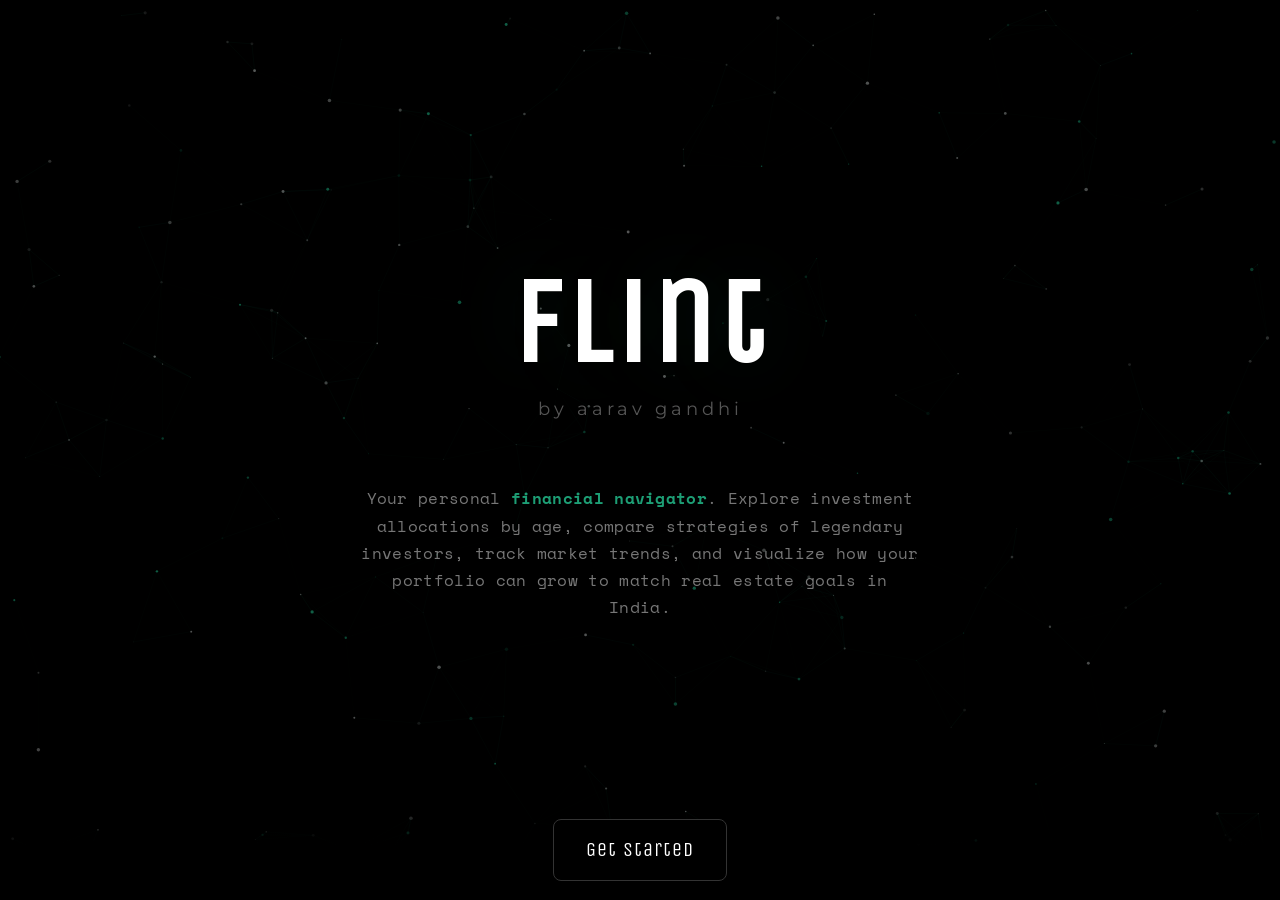
<file: index.html>
<!DOCTYPE html>
<html lang="en">

<head>
  <link rel="icon" href="data:image/svg+xml,<svg xmlns='http://www.w3.org/2000/svg' viewBox='0 0 100 100'><text y='.9em' font-size='90'>🍃</text></svg>">
  <meta charset="UTF-8">
  <meta name="viewport" content="width=device-width, initial-scale=1.0">
  <title>Flint</title>
  <link rel="stylesheet" href="https://fonts.googleapis.com/css2?family=Space+Mono:wght@400;700&display=swap">
  <link rel="stylesheet" href="https://cdnjs.cloudflare.com/ajax/libs/font-awesome/6.4.0/css/all.min.css">
  <link rel="stylesheet" href="style.css">
  <style>
    html,
    body {
      margin: 0;
      padding: 0;
      width: 100%;
      min-height: 100%;
      background: #000;
      overflow-x: hidden;
    }

    .hero-green {
      color: #1D9E75;
    }

    .hero-desc-section {
      position: relative;
      z-index: 10;
      text-align: center;
      margin-top: 28px;
      max-width: 600px;
      padding: 0 20px;
    }

    .hero-desc-text {
      font-family: 'Space Mono', monospace;
      font-size: 16px;
      font-weight: 400;
      color: #777;
      line-height: 1.7;
      letter-spacing: 0.02em;
    }

    .hero-desc-text span {
      color: #1D9E75;
      font-weight: 700;
    }

    .hero-page {
      width: 100vw;
      height: 100vh;
      position: relative;
      overflow: hidden;
      display: flex;
      flex-direction: column;
      align-items: center;
      justify-content: center;
    }

    #particles-canvas {
      position: absolute;
      top: 0;
      left: 0;
      width: 100%;
      height: 100%;
      z-index: 0;
    }

    .hero-center {
      position: relative;
      z-index: 10;
      text-align: center;
    }

    .hero-title {
      font-family: 'Unica One', cursive;
      font-size: 120px;
      font-weight: 700;
      color: #fff;
      letter-spacing: 4px;
      margin: 0;
      line-height: 1;
      text-shadow: 0 0 80px rgba(29, 158, 117, 0.15);
    }

    .hero-sub {
      font-family: 'Montserrat', sans-serif;
      font-size: 18px;
      font-weight: 400;
      color: #555;
      letter-spacing: 4px;
      margin-top: 12px;
      text-transform: lowercase;
    }

    .hero-bottom-bar {
      position: absolute;
      bottom: 0;
      left: 0;
      right: 0;
      height: 90px;
      background: linear-gradient(to top, #000 60%, transparent);
      display: flex;
      align-items: center;
      justify-content: center;
      gap: 14px;
      z-index: 50;
      padding-bottom: 10px;
      flex-wrap: wrap;
    }

    @media (max-width: 768px) {
      .hero-title {
        font-size: 44px;
        letter-spacing: 8px;
      }

      .hero-sub {
        font-size: 11px;
        letter-spacing: 2px;
      }

      .hero-bottom-bar {
        height: auto;
        gap: 8px;
        padding: 16px 12px;
        flex-wrap: wrap;
        justify-content: center;
      }

      .hero-bottom-bar .hero-btn {
        padding: 10px 16px;
        font-size: 11px;
      }
    }

    @media (max-width: 480px) {
      .hero-title {
        font-size: 34px;
        letter-spacing: 6px;
      }

      .hero-sub {
        font-size: 10px;
      }

      .hero-bottom-bar {
        flex-direction: column;
        align-items: center;
        padding: 12px;
        gap: 8px;
      }

      .hero-bottom-bar .hero-btn {
        width: 200px;
        text-align: center;
      }
    }
  </style>
</head>

<body>
  <div class="hero-page">
    <canvas id="particles-canvas"></canvas>

    <div class="hero-center">
      <h1 class="hero-title">Flint</h1>
      <p class="hero-sub">by Aarav Gandhi</p>
    </div>

    <div class="hero-desc-section">
      <p class="hero-desc-text">
        Your personal <span>financial navigator</span>. Explore investment allocations by age,
        compare strategies of legendary investors, track market trends, and visualize
        how your portfolio can grow to match real estate goals in India.
      </p>
    </div>

    <div class="hero-bottom-bar">
      <a href="investment_allocation_charts.html" class="hero-btn" style="font-family: 'Unica One', cursive; font-size: 20px; letter-spacing: 1px;">
        Get Started
      </a>
    </div>
  </div>

  <script>
    const canvas = document.getElementById('particles-canvas');
    const ctx = canvas.getContext('2d');

    let w, h, particles, mouse;

    function resize() {
      w = canvas.width = window.innerWidth;
      h = canvas.height = window.innerHeight;
    }

    mouse = { x: w / 2, y: h / 2 };

    window.addEventListener('resize', resize);
    window.addEventListener('mousemove', e => {
      mouse.x = e.clientX;
      mouse.y = e.clientY;
    });

    class Particle {
      constructor() {
        this.reset();
      }

      reset() {
        this.x = Math.random() * w;
        this.y = Math.random() * h;
        this.size = Math.random() * 1.5 + 0.3;
        this.speedX = (Math.random() - 0.5) * 0.3;
        this.speedY = (Math.random() - 0.5) * 0.3;
        this.opacity = Math.random() * 0.5 + 0.1;
        // Green-tinted or white
        const isGreen = Math.random() > 0.7;
        this.color = isGreen
          ? `rgba(29, 158, 117, ${this.opacity})`
          : `rgba(255, 255, 255, ${this.opacity * 0.6})`;
      }

      update() {
        this.x += this.speedX;
        this.y += this.speedY;

        // Subtle mouse repulsion
        const dx = this.x - mouse.x;
        const dy = this.y - mouse.y;
        const dist = Math.sqrt(dx * dx + dy * dy);
        if (dist < 120) {
          const force = (120 - dist) / 120;
          this.x += (dx / dist) * force * 0.8;
          this.y += (dy / dist) * force * 0.8;
        }

        // Wrap around edges
        if (this.x < -10) this.x = w + 10;
        if (this.x > w + 10) this.x = -10;
        if (this.y < -10) this.y = h + 10;
        if (this.y > h + 10) this.y = -10;
      }

      draw() {
        ctx.beginPath();
        ctx.arc(this.x, this.y, this.size, 0, Math.PI * 2);
        ctx.fillStyle = this.color;
        ctx.fill();
      }
    }

    function initParticles() {
      const count = Math.min(Math.floor((w * h) / 5000), 300);
      particles = [];
      for (let i = 0; i < count; i++) {
        particles.push(new Particle());
      }
    }

    function drawLines() {
      for (let i = 0; i < particles.length; i++) {
        for (let j = i + 1; j < particles.length; j++) {
          const dx = particles[i].x - particles[j].x;
          const dy = particles[i].y - particles[j].y;
          const dist = Math.sqrt(dx * dx + dy * dy);
          if (dist < 100) {
            const opacity = (1 - dist / 100) * 0.12;
            ctx.beginPath();
            ctx.moveTo(particles[i].x, particles[i].y);
            ctx.lineTo(particles[j].x, particles[j].y);
            ctx.strokeStyle = `rgba(29, 158, 117, ${opacity})`;
            ctx.lineWidth = 0.5;
            ctx.stroke();
          }
        }
      }
    }

    function animate() {
      ctx.clearRect(0, 0, w, h);

      for (const p of particles) {
        p.update();
        p.draw();
      }
      drawLines();

      requestAnimationFrame(animate);
    }

    resize();
    initParticles();
    animate();

    // Re-init particles on resize
    window.addEventListener('resize', () => {
      resize();
      initParticles();
    });
  </script>
</body>

</html>
</file>
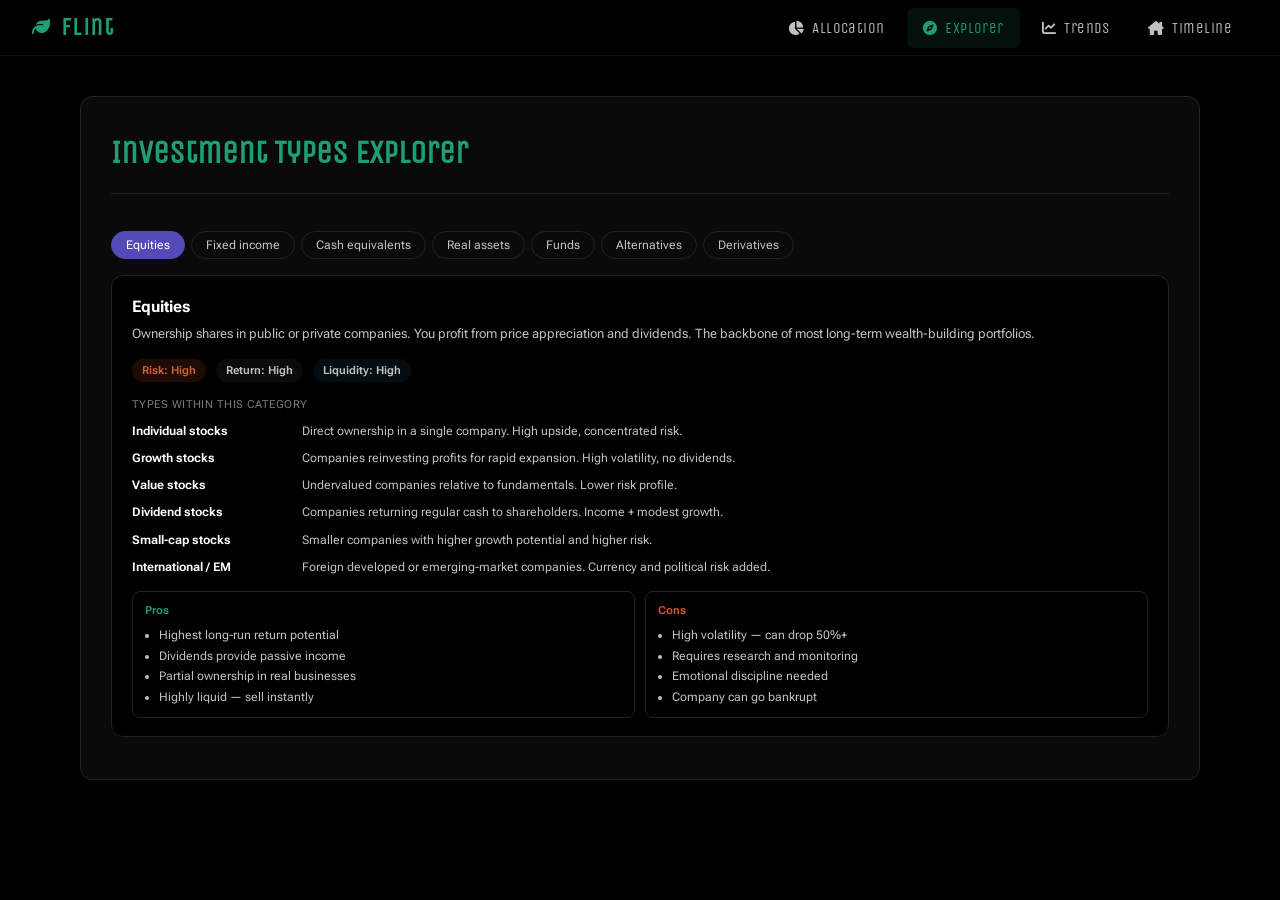
<file: investment_types_explorer.html>
<!DOCTYPE html>
<html lang="en">
<head>
  <link rel="icon" href="data:image/svg+xml,<svg xmlns='http://www.w3.org/2000/svg' viewBox='0 0 100 100'><text y='.9em' font-size='90'>🍃</text></svg>">
  <meta charset="UTF-8">
  <meta name="viewport" content="width=device-width, initial-scale=1.0">
  <title>Flint - Explorer</title>
  <link rel="stylesheet" href="https://cdnjs.cloudflare.com/ajax/libs/font-awesome/6.4.0/css/all.min.css">
  <link rel="stylesheet" href="style.css">
</head>
<body>
  <nav class="topnav">
    <a href="index.html" class="topnav-logo"><i class="fa-solid fa-leaf"></i> <span style="color:#1D9E75">Flint</span></a>
    <div class="topnav-links">
      <a href="investment_allocation_charts.html"><i class="fa-solid fa-chart-pie"></i> Allocation</a>
      <a href="investment_types_explorer.html" class="active"><i class="fa-solid fa-compass"></i> Explorer</a>
      <a href="market_trends.html"><i class="fa-solid fa-chart-line"></i> Trends</a>
      <a href="india_investment_house_timeline.html"><i class="fa-solid fa-house-chimney"></i> Timeline</a>
    </div>
    <button class="hamburger" onclick="document.getElementById('mobile-nav').classList.add('open')"><i class="fa-solid fa-bars"></i></button>
  </nav>
  <div class="mobile-nav-overlay" id="mobile-nav">
    <button class="mobile-nav-close" onclick="document.getElementById('mobile-nav').classList.remove('open')"><i class="fa-solid fa-xmark"></i></button>
    <a href="investment_allocation_charts.html"><i class="fa-solid fa-chart-pie"></i> Allocation</a>
    <a href="investment_types_explorer.html" class="active"><i class="fa-solid fa-compass"></i> Explorer</a>
    <a href="market_trends.html"><i class="fa-solid fa-chart-line"></i> Trends</a>
    <a href="india_investment_house_timeline.html"><i class="fa-solid fa-house-chimney"></i> Timeline</a>
  </div>
  <div class="app-container">
    <main class="main-content">
      <div class="container">
        <div class="dashboard-section">
      <h2 class="section-head">Investment Types Explorer</h2>
<style>
  .inv-root{padding:12px 0;font-family:var(--font-sans)}
  .inv-tabs{display:flex;flex-wrap:wrap;gap:6px;margin-bottom:16px}
  .inv-tab{padding:6px 14px;border-radius:20px;border:1px solid var(--color-border-secondary);background:var(--color-background-secondary);color:var(--color-text-secondary);font-size:12px;font-family:var(--font-sans);cursor:pointer;transition:all .15s}
  .inv-tab.active{border-color:transparent;color:#fff}
  .inv-card{border:1px solid var(--color-border-tertiary);border-radius:12px;padding:18px 20px;background:var(--color-background-secondary)}
  .inv-card-title{font-size:16px;font-weight:700;color:var(--color-text-primary);margin-bottom:4px}
  .inv-card-desc{font-size:13px;color:var(--color-text-secondary);line-height:1.6;margin-bottom:14px}
  .inv-metrics{display:flex;gap:10px;flex-wrap:wrap;margin-bottom:14px}
  .inv-pill{font-size:11px;padding:3px 10px;border-radius:12px;font-weight:700;font-family:var(--font-sans)}
  .subtypes-label{font-size:11px;color:var(--color-text-tertiary);text-transform:uppercase;letter-spacing:.04em;margin-bottom:8px}
  .subtype-list{display:flex;flex-direction:column;gap:8px}
  .subtype-row{display:flex;align-items:baseline;gap:10px}
  .subtype-name{font-size:12px;font-weight:700;color:var(--color-text-primary);min-width:160px}
  .subtype-note{font-size:12px;color:var(--color-text-secondary);line-height:1.5}
  .pros-cons{display:grid;grid-template-columns:1fr 1fr;gap:10px;margin-top:14px}
  .pros,.cons{background:var(--color-background-primary);border-radius:8px;padding:10px 12px}
  .pros-title{font-size:11px;font-weight:700;color:#1D9E75;margin-bottom:6px}
  .cons-title{font-size:11px;font-weight:700;color:#D85A30;margin-bottom:6px}
  .pros ul,.cons ul{margin:0;padding-left:14px;font-size:12px;color:var(--color-text-secondary);line-height:1.7}
  @media(max-width:768px){.pros-cons{grid-template-columns:1fr}.subtype-row{flex-direction:column;gap:2px}.subtype-name{min-width:auto}}
</style>
<div class="inv-root">
  <div class="inv-tabs" id="tabs"></div>
  <div class="inv-card" id="card"></div>
</div>
<script>
const categories=[
  {name:"Equities",color:"#534AB7",bg:"#EEEDFE",desc:"Ownership shares in public or private companies. You profit from price appreciation and dividends. The backbone of most long-term wealth-building portfolios.",risk:"High",return:"High",liquidity:"High",subtypes:[{name:"Individual stocks",note:"Direct ownership in a single company. High upside, concentrated risk."},{name:"Growth stocks",note:"Companies reinvesting profits for rapid expansion. High volatility, no dividends."},{name:"Value stocks",note:"Undervalued companies relative to fundamentals. Lower risk profile."},{name:"Dividend stocks",note:"Companies returning regular cash to shareholders. Income + modest growth."},{name:"Small-cap stocks",note:"Smaller companies with higher growth potential and higher risk."},{name:"International / EM",note:"Foreign developed or emerging-market companies. Currency and political risk added."}],pros:["Highest long-run return potential","Dividends provide passive income","Partial ownership in real businesses","Highly liquid — sell instantly"],cons:["High volatility — can drop 50%+","Requires research and monitoring","Emotional discipline needed","Company can go bankrupt"]},
  {name:"Fixed income",color:"#0F6E56",bg:"#E1F5EE",desc:"Debt instruments where you lend money and receive interest payments. Lower risk than equities, widely used for income and capital preservation.",risk:"Low–Med",return:"Low–Med",liquidity:"Med",subtypes:[{name:"Government bonds",note:"Issued by national governments (e.g. US Treasuries). Near risk-free."},{name:"Municipal bonds",note:"Issued by local governments. Often tax-advantaged."},{name:"Corporate bonds (IG)",note:"Investment-grade company debt. Moderate yield, low default risk."},{name:"High-yield bonds",note:"\"Junk\" bonds from lower-rated companies. Higher return, higher default risk."},{name:"Bond ETFs / funds",note:"Pooled bond exposure. Easy diversification, some interest rate sensitivity."},{name:"Inflation-linked (TIPS)",note:"Principal adjusts with inflation. Protects purchasing power."}],pros:["Predictable income stream","Lower volatility than equities","Capital preservation","Portfolio diversifier"],cons:["Returns eroded by inflation","Interest rate risk — bond prices fall when rates rise","Corporate bonds can default","Lower upside than stocks"]},
  {name:"Cash equivalents",color:"#185FA5",bg:"#E6F1FB",desc:"Very short-term, highly liquid instruments. Capital preservation is the primary goal. Returns are modest but nearly risk-free.",risk:"Very low",return:"Very low",liquidity:"Very high",subtypes:[{name:"Savings accounts",note:"Bank-held deposits. FDIC insured up to $250k."},{name:"Money market funds",note:"Invests in short-term debt. Stable $1 NAV, higher yield than savings."},{name:"Certificates of deposit",note:"Fixed-term deposits. Higher rate for locking up money."},{name:"Treasury bills",note:"Short-term government debt (< 1 yr). Extremely safe, liquid."}],pros:["No market risk","Instant or near-instant liquidity","Government insured (bank accounts)","Mental clarity — you know exactly what you have"],cons:["Returns often below inflation","Opportunity cost vs investing","Not a wealth-building tool","CDs penalize early withdrawal"]},
  {name:"Real assets",color:"#854F0B",bg:"#FAEEDA",desc:"Tangible physical assets — land, buildings, raw materials. Provide inflation protection and portfolio diversification.",risk:"Med–High",return:"Med–High",liquidity:"Low",subtypes:[{name:"Direct real estate",note:"Owning physical property. Rental income + appreciation, but illiquid."},{name:"REITs",note:"Real Estate Investment Trusts — trade like stocks, own portfolios of property."},{name:"Gold",note:"Store of value, inflation hedge. No yield."},{name:"Commodities (broad)",note:"Oil, agricultural goods, metals. Cyclical, volatile."},{name:"Infrastructure",note:"Toll roads, pipelines, utilities. Stable cash flows, long assets."},{name:"Farmland / timberland",note:"Income-producing land. Very illiquid but inflation-resistant."}],pros:["Tangible, inflation-resistant","Rental income from real estate","Low correlation with stocks/bonds","Scarcity value for land"],cons:["Highly illiquid (except REITs)","High transaction costs","Active management often required","Commodity prices very volatile"]},
  {name:"Funds",color:"#3B6D11",bg:"#EAF3DE",desc:"Pooled investment vehicles that spread money across many assets. The most accessible way for individuals to get diversified, professional-quality exposure.",risk:"Varies",return:"Varies",liquidity:"High",subtypes:[{name:"Index funds",note:"Track a market index (e.g. S&P 500). Low cost, beats most active managers."},{name:"ETFs",note:"Trade on exchanges like stocks. Ultra-low fees, flexible."},{name:"Active mutual funds",note:"Managed by professionals. Higher fees, rarely beat the index long-term."},{name:"Target-date funds",note:"Automatically shift from stocks to bonds as you near retirement."},{name:"Sector / thematic ETFs",note:"Focus on one industry (tech, clean energy). Higher concentration risk."},{name:"International funds",note:"Exposure to foreign markets. Currency risk, good diversifier."}],pros:["Instant diversification","Low-cost index options","Professionally managed","Very liquid (ETFs)"],cons:["Active funds often underperform","Fees compound over decades","No control over holdings","Some funds have minimum investments"]},
  {name:"Alternatives",color:"#993C1D",bg:"#FAECE7",desc:"Non-traditional assets outside stocks, bonds, and cash. Often restricted to institutional or high-net-worth investors. Can provide uncorrelated returns.",risk:"Very high",return:"High (potential)",liquidity:"Very low",subtypes:[{name:"Private equity",note:"Invest in private companies or buyouts. Long lock-up, high minimum."},{name:"Venture capital",note:"Early-stage startups. Most fail; home runs are rare and large."},{name:"Hedge funds",note:"Use leverage, short-selling, derivatives. Accredited investors only."},{name:"Cryptocurrency",note:"Decentralized digital assets. Extreme volatility, 24/7 market."},{name:"Collectibles",note:"Art, wine, watches, cards. Illiquid, taste-dependent, no yield."},{name:"Peer-to-peer lending",note:"Lend directly to individuals. Higher yield, real default risk."}],pros:["Potential for outsized returns","Low correlation with public markets","Access to illiquidity premium","Diversification at portfolio level"],cons:["Highly illiquid","Opaque pricing and valuation","High fees and minimums","Less regulated and less understood"]},
  {name:"Derivatives",color:"#A32D2D",bg:"#FCEBEB",desc:"Contracts whose value is derived from an underlying asset. Primarily used for hedging risk or speculation. Complex and powerful — losses can exceed initial investment.",risk:"Very high",return:"Very high (potential)",liquidity:"Varies",subtypes:[{name:"Call options",note:"Right to buy an asset at a set price. Limited downside, leveraged upside."},{name:"Put options",note:"Right to sell. Used for hedging or bearish speculation."},{name:"Futures contracts",note:"Obligation to buy/sell at a future date. Common in commodities."},{name:"Forex (currencies)",note:"Trade currency pairs. Huge global market, highly leveraged."},{name:"Structured products",note:"Bank-created instruments linking bonds + derivatives. Complex, often opaque."}],pros:["Leverage amplifies gains","Hedge existing portfolio risk","Options define max loss in advance","Access to otherwise hard-to-trade assets"],cons:["Can lose entire investment fast","Complex and hard to price","Not suitable for beginners","Options expire worthless often"]},
];
const riskColor={"Very low":"#1D9E75","Low–Med":"#3B8BD4","Med":"#BA7517","Med–High":"#D85A30","High":"#D85A30","Very high":"#E24B4A","Varies":"#888780"};
function render(i){const c=categories[i];document.querySelectorAll('.inv-tab').forEach((t,j)=>t.classList.toggle('active',j===i));document.getElementById('card').innerHTML=`<div class="inv-card-title">${c.name}</div><div class="inv-card-desc">${c.desc}</div><div class="inv-metrics"><span class="inv-pill" style="background:${riskColor[c.risk]}22;color:${riskColor[c.risk]}">Risk: ${c.risk}</span><span class="inv-pill" style="background:#53534422;color:var(--color-text-secondary)">Return: ${c.return}</span><span class="inv-pill" style="background:#18608522;color:var(--color-text-secondary)">Liquidity: ${c.liquidity}</span></div><div class="subtypes-label">Types within this category</div><div class="subtype-list">${c.subtypes.map(s=>`<div class="subtype-row"><span class="subtype-name">${s.name}</span><span class="subtype-note">${s.note}</span></div>`).join('')}</div><div class="pros-cons"><div class="pros"><div class="pros-title">Pros</div><ul>${c.pros.map(p=>`<li>${p}</li>`).join('')}</ul></div><div class="cons"><div class="cons-title">Cons</div><ul>${c.cons.map(p=>`<li>${p}</li>`).join('')}</ul></div></div>`;}
const tabs=document.getElementById('tabs');categories.forEach((c,i)=>{const btn=document.createElement('button');btn.className='inv-tab';btn.textContent=c.name;btn.style.setProperty('--ac',c.color);btn.onclick=()=>render(i);btn.addEventListener('mouseenter',()=>{if(!btn.classList.contains('active'))btn.style.borderColor=c.color;});btn.addEventListener('mouseleave',()=>{if(!btn.classList.contains('active'))btn.style.borderColor='';});tabs.appendChild(btn);});
const origRender=render;window.render=(i)=>{origRender(i);document.querySelectorAll('.inv-tab').forEach((t,j)=>{if(j===i){t.style.background=categories[i].color;t.style.borderColor=categories[i].color;}else{t.style.background='';t.style.borderColor='';}});};
render(0);
</script>
    </div>
    </div>
      </div>
    </main>
  </div>
</body>
</html>
</file>
<file: style.css>
@import url('https://fonts.googleapis.com/css2?family=Montserrat:wght@400;700&family=Roboto+Flex:opsz,wght@8..144,100..1000&family=Unica+One&display=swap');

:root {
  --font-sans: 'Roboto Flex', sans-serif;
  --font-heading: 'Unica One', cursive;
  --font-tabs: 'Unica One', cursive;
  --font-accent: 'Montserrat', sans-serif;
  
  /* Pure black background */
  --color-background-primary: #000000;
  --color-background-secondary: #0a0a0a;
  
  /* White text */
  --color-text-primary: #ffffff;
  --color-text-secondary: #c0c0c0;
  --color-text-tertiary: #777777;
  
  /* Borders */
  --color-border-secondary: #222222;
  --color-border-tertiary: #333333;

  /* Accent: green and white */
  --color-accent: #1D9E75;
  --color-accent-dark: #0F6E56;
}

* { box-sizing: border-box; }

body {
  font-family: var(--font-sans);
  background-color: var(--color-background-primary);
  color: var(--color-text-primary);
  margin: 0;
  padding: 0;
  font-size: 18px; /* Increased base font size */
  line-height: 1.6;
}

/* ===== HERO PAGE (index.html) ===== */
.hero-page {
  width: 100vw;
  height: 100vh;
  background: #000;
  display: flex;
  flex-direction: column;
  align-items: center;
  justify-content: center;
  overflow: hidden;
  position: relative;
}

.hero-embed {
  width: 900px;
  height: 500px;
  max-width: 90vw;
  max-height: 55vh;
}

.hero-buttons {
  display: flex;
  gap: 20px;
  margin-top: 40px;
  z-index: 10;
}

.hero-btn {
  font-family: var(--font-sans);
  font-size: 14px;
  padding: 14px 32px;
  background: #000;
  color: #fff;
  border: 1px solid #333;
  border-radius: 8px;
  cursor: pointer;
  text-decoration: none;
  transition: all 0.3s cubic-bezier(0.16, 1, 0.3, 1);
  letter-spacing: 0.02em;
}

.hero-btn:hover {
  background: #1a1a1a;
  border-color: var(--color-accent);
  color: var(--color-accent);
  transform: translateY(-3px);
  box-shadow: 0 8px 24px rgba(29, 158, 117, 0.15);
}

/* ===== TOP NAV BAR ===== */
.topnav {
  position: fixed;
  top: 0;
  right: 0;
  left: 0;
  z-index: 100;
  background: rgba(0, 0, 0, 0.6);
  backdrop-filter: blur(12px);
  -webkit-backdrop-filter: blur(12px);
  border-bottom: 1px solid rgba(255, 255, 255, 0.06);
  display: flex;
  align-items: center;
  justify-content: space-between;
  padding: 0 32px;
  height: 56px;
}

.topnav-logo {
  font-family: var(--font-heading);
  font-size: 24px;
  font-weight: 700;
  color: #fff;
  text-decoration: none;
  display: flex;
  align-items: center;
  gap: 10px;
  letter-spacing: 0.05em;
}

.topnav-logo i {
  color: var(--color-accent);
  font-size: 18px;
}

.topnav-links {
  display: flex;
  align-items: center;
  gap: 6px;
}

.topnav-links a {
  color: var(--color-text-secondary);
  text-decoration: none;
  font-size: 15px;
  font-family: var(--font-tabs);
  padding: 8px 16px;
  border-radius: 6px;
  transition: all 0.25s ease;
  display: flex;
  align-items: center;
  gap: 8px;
  white-space: nowrap;
  letter-spacing: 0.03em;
}

.topnav-links a i {
  font-size: 14px;
}

.topnav-links a:hover {
  color: var(--color-accent);
  background: rgba(29, 158, 117, 0.08);
}

.topnav-links a.active {
  color: var(--color-accent);
  background: rgba(29, 158, 117, 0.1);
}

/* ===== HAMBURGER MENU (mobile) ===== */
.hamburger {
  display: none;
  background: none;
  border: none;
  color: #fff;
  font-size: 22px;
  cursor: pointer;
  padding: 8px;
  z-index: 120;
  transition: color 0.2s;
}

.hamburger:hover {
  color: var(--color-accent);
}

/* Mobile nav overlay */
.mobile-nav-overlay {
  display: none;
  position: fixed;
  top: 0;
  left: 0;
  right: 0;
  bottom: 0;
  background: rgba(0, 0, 0, 0.85);
  backdrop-filter: blur(20px);
  -webkit-backdrop-filter: blur(20px);
  z-index: 110;
  flex-direction: column;
  align-items: center;
  justify-content: center;
  gap: 8px;
  opacity: 0;
  transition: opacity 0.3s ease;
}

.mobile-nav-overlay.open {
  display: flex;
  opacity: 1;
}

.mobile-nav-overlay a {
  color: var(--color-text-secondary);
  text-decoration: none;
  font-size: 16px;
  font-family: var(--font-sans);
  padding: 14px 32px;
  border-radius: 10px;
  transition: all 0.25s ease;
  display: flex;
  align-items: center;
  gap: 12px;
  width: 260px;
  justify-content: center;
}

.mobile-nav-overlay a i {
  font-size: 16px;
  width: 20px;
  text-align: center;
}

.mobile-nav-overlay a:hover {
  color: var(--color-accent);
  background: rgba(29, 158, 117, 0.1);
}

.mobile-nav-overlay a.active {
  color: var(--color-accent);
  background: rgba(29, 158, 117, 0.12);
}

.mobile-nav-close {
  position: absolute;
  top: 16px;
  right: 20px;
  background: none;
  border: none;
  color: #fff;
  font-size: 26px;
  cursor: pointer;
  padding: 8px;
  transition: color 0.2s;
}

.mobile-nav-close:hover {
  color: var(--color-accent);
}

/* ===== APP LAYOUT ===== */
.app-container {
  display: flex;
  flex-direction: column;
  width: 100%;
  min-height: 100vh;
}

/* Main Content Area */
.main-content {
  flex: 1;
  overflow-y: auto;
  background-color: var(--color-background-primary);
  padding-top: 56px; /* offset for fixed topnav */
}

.container {
  max-width: 1200px;
  margin: 0 auto;
  padding: 40px 40px;
}

.dashboard-section {
  margin-bottom: 60px;
  background: var(--color-background-secondary);
  padding: 30px;
  border-radius: 12px;
  border: 1px solid var(--color-border-secondary);
  animation: fadeInUp 0.8s cubic-bezier(0.16, 1, 0.3, 1) forwards;
}

.section-head {
  color: var(--color-accent);
  border-bottom: 1px solid var(--color-border-secondary);
  padding-bottom: 15px;
  margin-top: 0;
  margin-bottom: 25px;
  font-size: 32px;
  font-family: var(--font-heading);
}

/* Overrides for specific classes in the components to match Green and White accent */
.tab.on, .inv-tab.on {
  background: var(--color-accent) !important;
  border-color: var(--color-accent) !important;
  color: #fff !important;
}

.tab {
  background: var(--color-background-primary) !important;
  border-color: var(--color-border-secondary) !important;
  color: var(--color-text-primary) !important;
  font-family: var(--font-tabs) !important;
  font-size: 14px !important;
  letter-spacing: 0.05em;
}

.tab:hover {
  border-color: var(--color-accent) !important;
}

.pie-box, .inv-card {
  background: var(--color-background-primary) !important;
  border-color: var(--color-border-secondary) !important;
}

.pros, .cons {
  background: var(--color-background-primary) !important;
  border: 1px solid var(--color-border-secondary) !important;
}

.leg-row, .subtype-note, .pros ul, .cons ul, .note, .pie-sub {
  color: var(--color-text-secondary) !important;
}

/* --- Animations & Aesthetics --- */
@keyframes fadeInUp {
  0% { opacity: 0; transform: translateY(20px); }
  100% { opacity: 1; transform: translateY(0); }
}

@keyframes slideRight {
  0% { opacity: 0; transform: translateX(-20px); }
  100% { opacity: 1; transform: translateX(0); }
}

@keyframes float {
  0% { transform: translateY(0px); }
  50% { transform: translateY(-10px); }
  100% { transform: translateY(0px); }
}

.pie-box, .inv-card {
  transition: transform 0.4s cubic-bezier(0.16, 1, 0.3, 1), box-shadow 0.4s cubic-bezier(0.16, 1, 0.3, 1) !important;
}

.pie-box:hover, .inv-card:hover {
  transform: translateY(-6px);
  box-shadow: 0 12px 30px rgba(29, 158, 117, 0.15) !important;
}

/* Tabs Animation */
.tab {
  transition: all 0.3s cubic-bezier(0.16, 1, 0.3, 1) !important;
}

.tab:hover {
  transform: translateY(-2px);
  box-shadow: 0 4px 12px rgba(0, 0, 0, 0.2);
}

/* Market Trends Grid */
.market-header {
  display: flex;
  justify-content: space-between;
  align-items: center;
  margin-bottom: 25px;
  border-bottom: 1px solid var(--color-border-secondary);
  padding-bottom: 15px;
}

.market-header h2 {
  margin: 0;
  color: var(--color-accent);
  font-size: 20px;
}

.timeframe-select {
  background: var(--color-background-primary);
  color: var(--color-text-primary);
  border: 1px solid var(--color-border-secondary);
  padding: 8px 12px;
  border-radius: 8px;
  font-family: var(--font-sans);
  font-size: 13px;
  cursor: pointer;
  outline: none;
  transition: border-color 0.2s;
}

.timeframe-select:focus {
  border-color: var(--color-accent);
}

.chart-grid {
  display: grid;
  grid-template-columns: repeat(3, 1fr);
  gap: 24px;
}

.av-chart-box {
  background: var(--color-background-primary);
  border: 1px solid var(--color-border-secondary);
  border-radius: 12px;
  padding: 16px;
  transition: transform 0.4s cubic-bezier(0.16, 1, 0.3, 1), box-shadow 0.4s cubic-bezier(0.16, 1, 0.3, 1);
}

.av-chart-box:hover {
  transform: translateY(-6px);
  box-shadow: 0 12px 30px rgba(29, 158, 117, 0.15);
}

.av-chart-title {
  font-size: 15px;
  font-weight: 700;
  color: var(--color-text-primary);
  margin-bottom: 4px;
}

.av-chart-sub {
  font-size: 11px;
  color: var(--color-text-tertiary);
  margin-bottom: 15px;
}

.av-chart-container {
  position: relative;
  height: 200px;
  width: 100%;
}

.av-chart-error {
  color: #D85A30;
  font-size: 12px;
  text-align: center;
  padding: 40px 10px;
  display: flex;
  align-items: center;
  justify-content: center;
  height: 100%;
}

/* Credits page */
.credits-container {
  display: flex;
  flex-direction: column;
  align-items: center;
  justify-content: center;
  min-height: 50vh;
  text-align: center;
}

.credits-title {
  color: var(--color-accent);
  font-size: 16px;
  margin-bottom: 12px;
}

.credits-name {
  font-size: 24px;
  font-weight: 700;
  color: var(--color-text-primary);
}

/* ===== RESPONSIVE: TABLET (max-width: 1100px) ===== */
@media (max-width: 1100px) {
  .chart-grid { grid-template-columns: repeat(2, 1fr); }
}

/* ===== RESPONSIVE: MOBILE (max-width: 768px) ===== */
@media (max-width: 768px) {
  /* Nav: hide links, show hamburger */
  .topnav {
    padding: 0 16px;
    height: 52px;
  }

  .topnav-links {
    display: none;
  }

  .hamburger {
    display: block;
  }

  .topnav-logo {
    font-size: 16px;
  }

  /* Main content adjustments */
  .main-content {
    padding-top: 52px;
  }

  .container {
    padding: 20px 16px;
  }

  .dashboard-section {
    padding: 20px 16px;
    margin-bottom: 30px;
    border-radius: 10px;
  }

  .section-head {
    font-size: 17px;
    padding-bottom: 12px;
    margin-bottom: 18px;
  }

  /* Chart grid */
  .chart-grid {
    grid-template-columns: 1fr;
    gap: 16px;
  }

  .av-chart-box {
    padding: 14px;
  }

  .av-chart-container {
    height: 180px;
  }

  /* Market header */
  .market-header {
    flex-direction: column;
    align-items: flex-start;
    gap: 10px;
    padding-bottom: 12px;
    margin-bottom: 18px;
  }

  .market-header h2 {
    font-size: 17px;
  }

  .timeframe-select {
    width: 100%;
  }

  /* Hero page */
  .hero-buttons {
    flex-direction: column;
    gap: 12px;
    align-items: center;
  }

  .hero-btn {
    width: 220px;
    text-align: center;
    padding: 12px 24px;
    font-size: 13px;
  }

  /* Allocation charts */
  .chart-wrap {
    grid-template-columns: 1fr !important;
    gap: 16px !important;
  }

  .tab-row {
    gap: 4px !important;
  }

  .tab {
    padding: 5px 10px !important;
    font-size: 11px !important;
  }

  /* Explorer */
  .inv-tabs {
    gap: 4px !important;
  }

  .inv-tab {
    padding: 5px 10px !important;
    font-size: 11px !important;
  }

  .inv-card {
    padding: 14px 14px !important;
  }

  .inv-card-title {
    font-size: 15px !important;
  }

  .inv-card-desc {
    font-size: 12px !important;
  }

  .subtype-row {
    flex-direction: column !important;
    gap: 2px !important;
  }

  .subtype-name {
    min-width: auto !important;
  }

  .pros-cons {
    grid-template-columns: 1fr !important;
    gap: 10px !important;
  }

  /* Disable hover transforms on mobile for smoother scrolling */
  .pie-box:hover, .inv-card:hover, .av-chart-box:hover {
    transform: none;
    box-shadow: none !important;
  }
}

/* ===== RESPONSIVE: SMALL PHONE (max-width: 480px) ===== */
@media (max-width: 480px) {
  .container {
    padding: 14px 12px;
  }

  .dashboard-section {
    padding: 16px 12px;
  }

  .section-head {
    font-size: 15px;
  }

  .hero-btn {
    width: 190px;
    font-size: 12px;
    padding: 10px 20px;
  }

  .av-chart-title {
    font-size: 13px;
  }

  .av-chart-container {
    height: 160px;
  }
}
</file>
